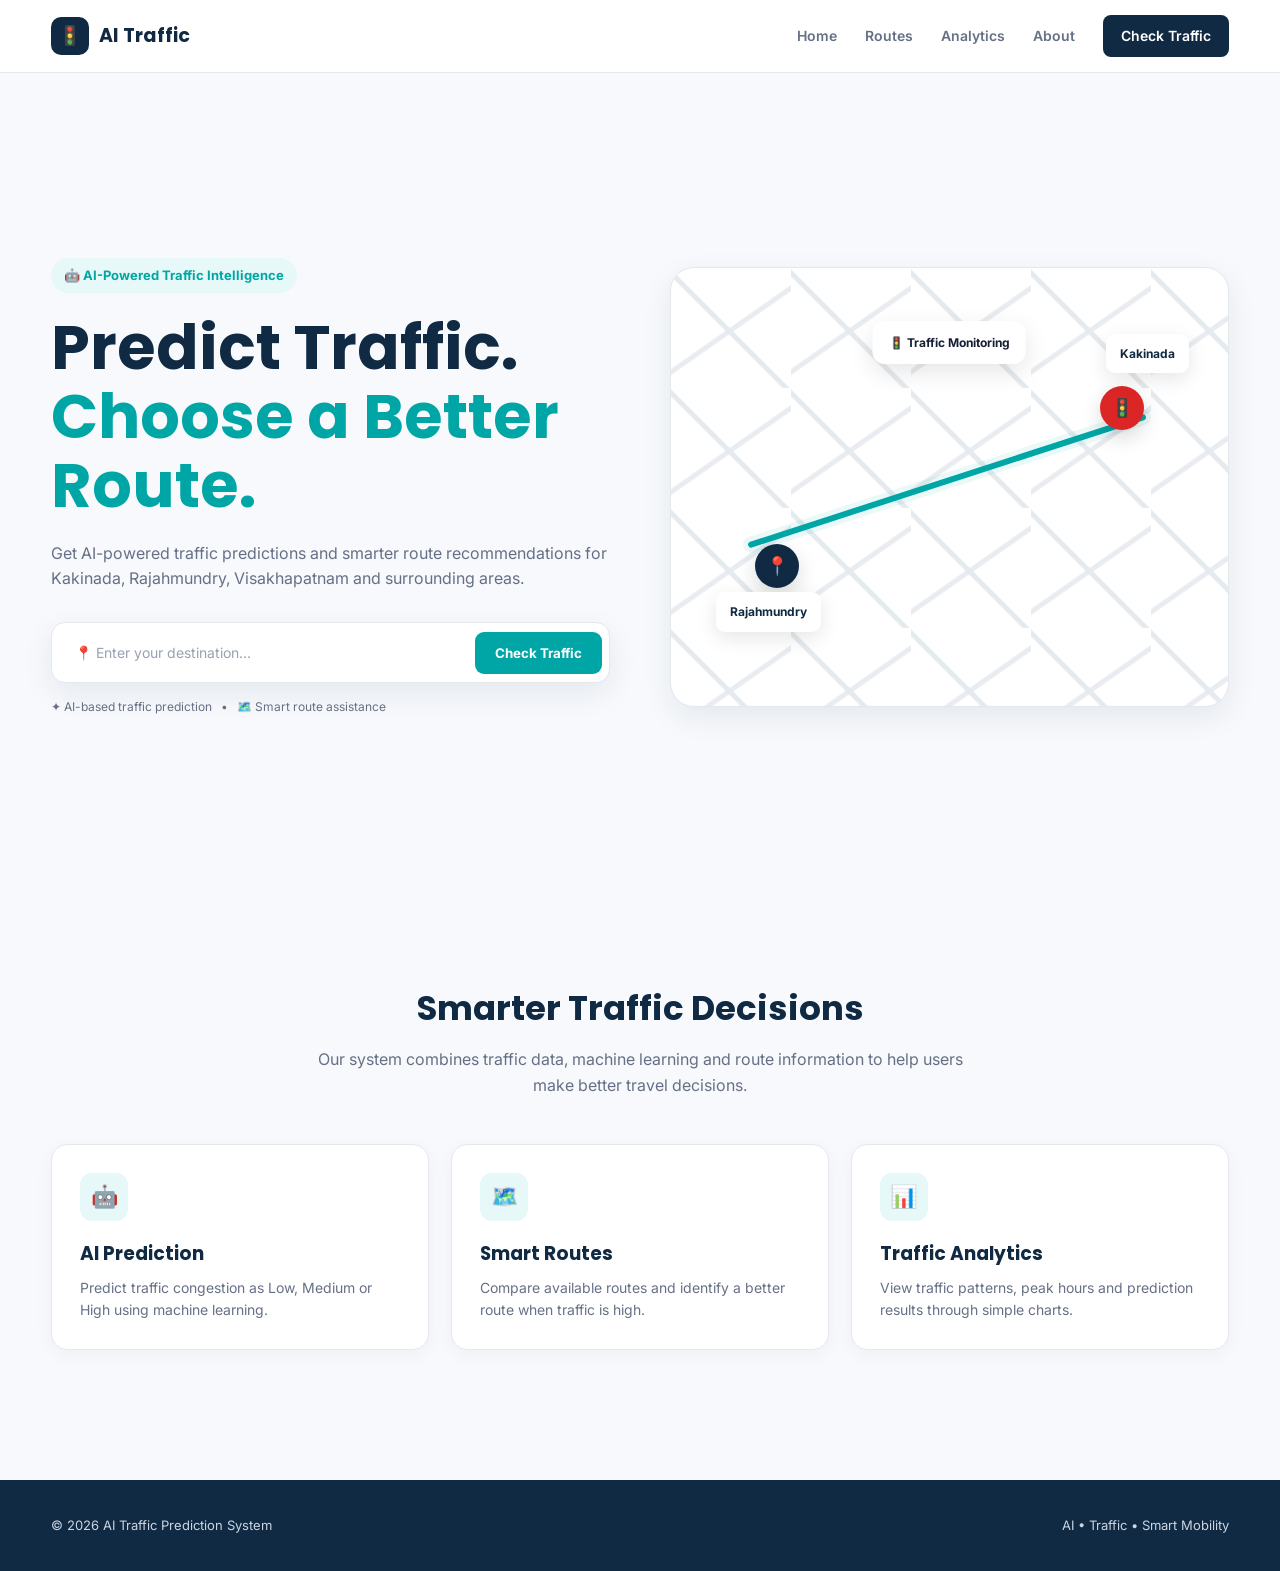
<file: index.html>
<!DOCTYPE html>
<html lang="en">
<head>
    <meta charset="UTF-8">

    <meta name="viewport"
          content="width=device-width, initial-scale=1.0">

    <meta name="description"
          content="AI Traffic Prediction System - Smart traffic prediction and route assistance">

    <title>AI Traffic Prediction System</title>

    <!-- Main CSS -->
    <link rel="stylesheet" href="css/style.css">
</head>

<body>

    <!-- ================= NAVBAR ================= -->

    <header class="navbar">

        <div class="container navbar-inner">

            <a href="index.html" class="logo">
                <span class="logo-icon">🚦</span>
                AI Traffic
            </a>

            <nav class="nav-links">

                <a href="index.html">Home</a>

                

                <a href="routes.html">Routes</a>

                <a href="analytics.html">Analytics</a>

                <a href="about.html">About</a>

                <a href="traffic.html"
                   class="nav-button">
                    Check Traffic
                </a>

            </nav>

        </div>

    </header>


    <!-- ================= HERO ================= -->

    <main>

        <section class="hero">

            <div class="container hero-grid">


                <!-- LEFT CONTENT -->

                <div class="hero-content">

                    <div class="hero-tag">
                        🤖 AI-Powered Traffic Intelligence
                    </div>


                    <h1 class="hero-title">

                        Predict Traffic.
                        <br>

                        <span>Choose a Better Route.</span>

                    </h1>


                    <p class="hero-description">

                        Get AI-powered traffic predictions and
                        smarter route recommendations for
                        Kakinada, Rajahmundry, Visakhapatnam
                        and surrounding areas.

                    </p>


                    <!-- SEARCH -->

                    <div class="search-box">

                        <input
                            type="text"
                            class="search-input"
                            id="destinationInput"
                            placeholder="📍 Enter your destination..."
                        >

                        <button
                            class="primary-button"
                            onclick="checkTraffic()">

                            Check Traffic

                        </button>

                    </div>


                    <!-- Small info -->

                    <p style="
                        margin-top: 14px;
                        font-size: 12px;
                        color: #667085;
                    ">

                        ✦ AI-based traffic prediction
                        &nbsp; • &nbsp;
                        🗺️ Smart route assistance

                    </p>

                </div>



                <!-- RIGHT MAP PREVIEW -->

                <div class="map-preview">

                    <div class="map-background"></div>


                    <!-- Route -->

                    <div class="route-line"></div>


                    <!-- Start Pin -->

                    <div class="map-pin pin-start">

                        📍

                    </div>


                    <!-- Destination Pin -->

                    <div class="map-pin pin-end">

                        🚦

                    </div>


                    <!-- Labels -->

                    <div class="map-label label-start">

                        Rajahmundry

                    </div>


                    <div class="map-label label-end">

                        Kakinada

                    </div>


                    <!-- Floating traffic card -->

                    <div style="
                        position:absolute;
                        left:50%;
                        top:12%;
                        transform:translateX(-50%);
                        background:white;
                        padding:12px 16px;
                        border-radius:12px;
                        box-shadow:0 8px 25px rgba(0,0,0,0.10);
                        font-size:12px;
                        font-weight:700;
                        color:#172033;
                        white-space:nowrap;
                    ">

                        🚦 Traffic Monitoring

                    </div>

                </div>

            </div>

        </section>



        <!-- ================= FEATURES ================= -->

        <section class="section">

            <div class="container">

                <h2 class="section-title">

                    Smarter Traffic Decisions

                </h2>


                <p class="section-description">

                    Our system combines traffic data,
                    machine learning and route information
                    to help users make better travel decisions.

                </p>


                <div class="features">


                    <!-- Feature 1 -->

                    <div class="feature-card">

                        <div class="feature-icon">

                            🤖

                        </div>

                        <h3>

                            AI Prediction

                        </h3>

                        <p>

                            Predict traffic congestion as
                            Low, Medium or High using
                            machine learning.

                        </p>

                    </div>


                    <!-- Feature 2 -->

                    <div class="feature-card">

                        <div class="feature-icon">

                            🗺️

                        </div>

                        <h3>

                            Smart Routes

                        </h3>

                        <p>

                            Compare available routes and
                            identify a better route when
                            traffic is high.

                        </p>

                    </div>


                    <!-- Feature 3 -->

                    <div class="feature-card">

                        <div class="feature-icon">

                            📊

                        </div>

                        <h3>

                            Traffic Analytics

                        </h3>

                        <p>

                            View traffic patterns, peak
                            hours and prediction results
                            through simple charts.

                        </p>

                    </div>


                </div>

            </div>

        </section>


    </main>



    <!-- ================= FOOTER ================= -->

    <footer class="footer">

        <div class="container footer-content">

            <p>
                © 2026 AI Traffic Prediction System
            </p>

            <p>
                AI • Traffic • Smart Mobility
            </p>

        </div>

    </footer>



    <!-- JavaScript -->

    <script src="js/script.js"></script>

</body>

</html>
</file>
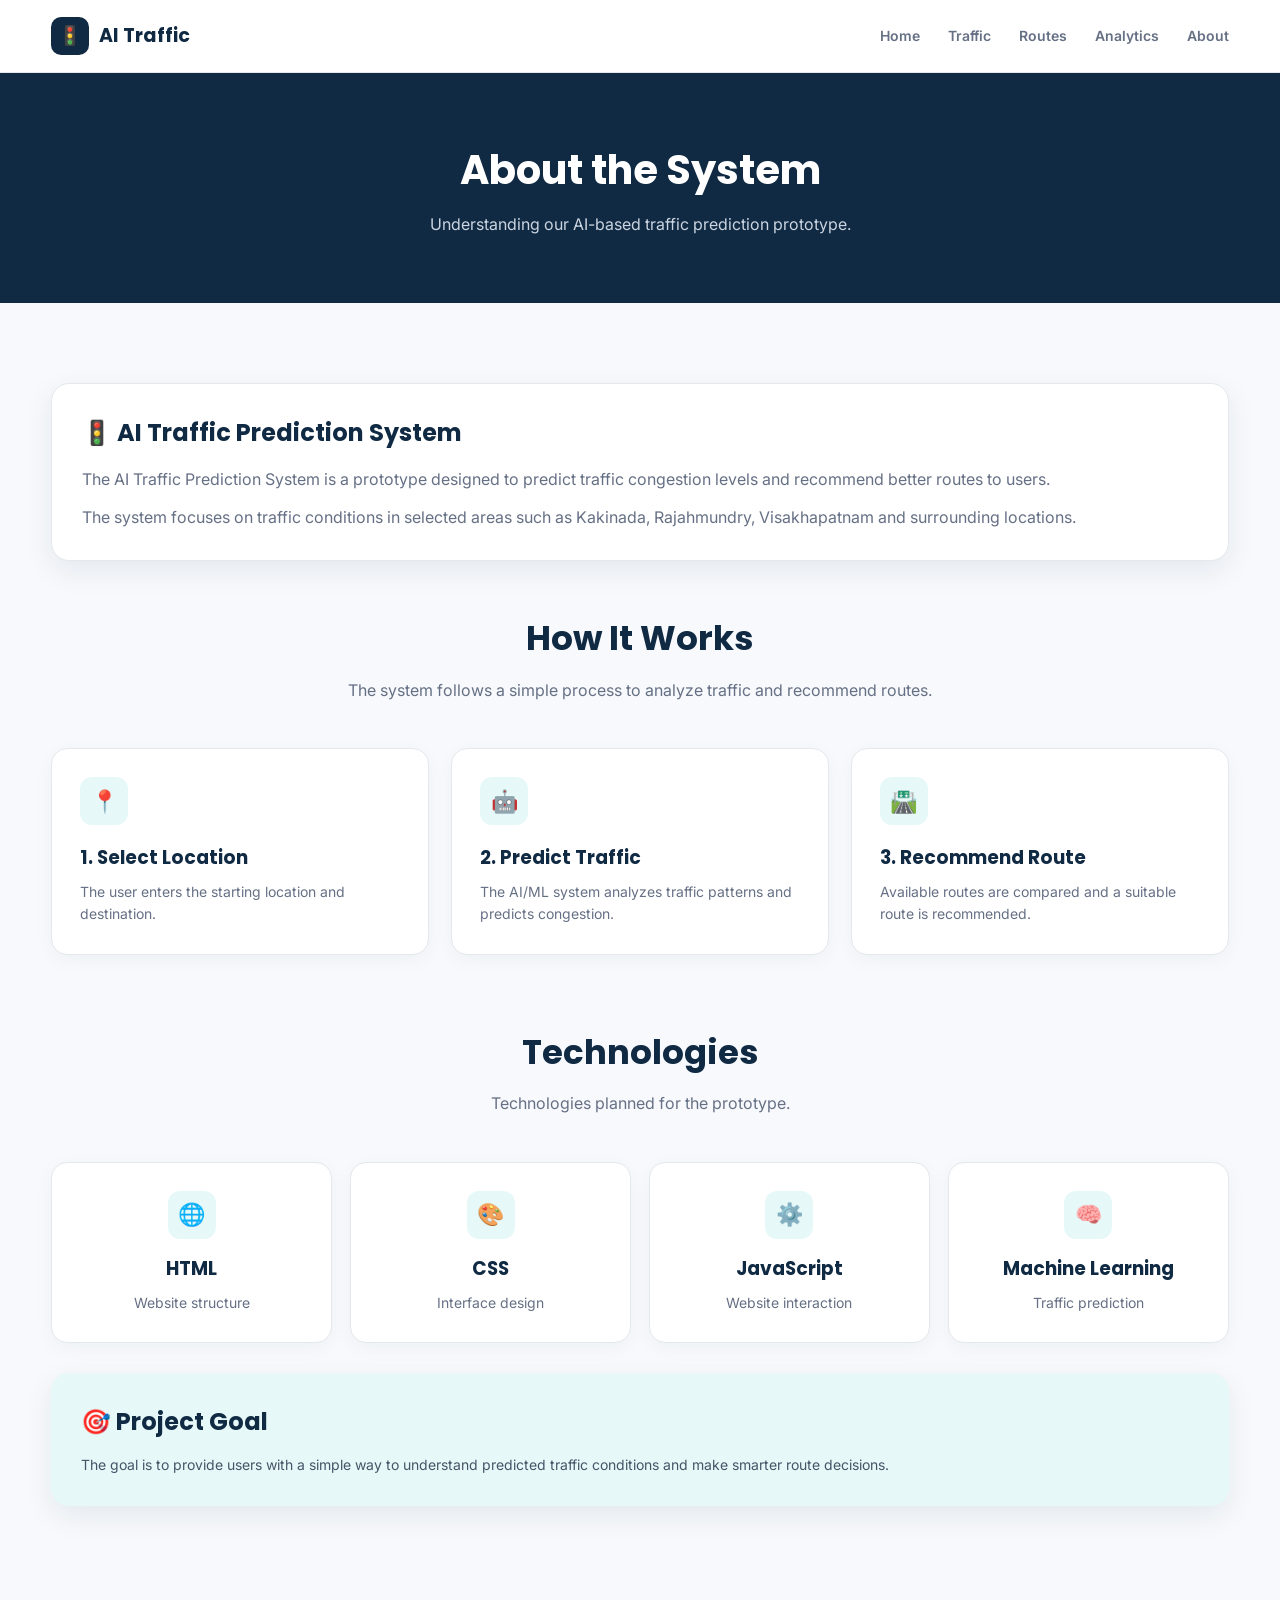
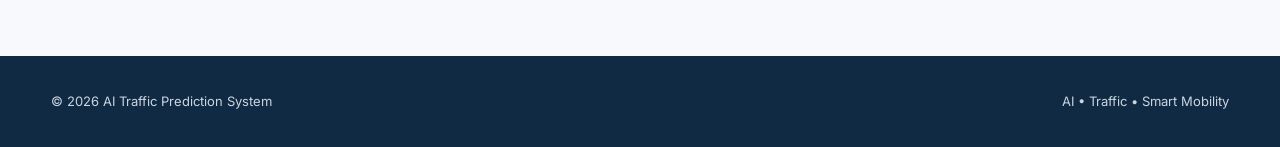
<file: about.html>
<!DOCTYPE html>
<html lang="en">

<head>
    <meta charset="UTF-8">
    <meta name="viewport" content="width=device-width, initial-scale=1.0">

    <title>About | AI Traffic Prediction System</title>

    <link rel="stylesheet" href="css/style.css">
</head>

<body>

    <!-- NAVBAR -->

    <header class="navbar">

        <div class="container navbar-inner">

            <a href="index.html" class="logo">
                <span class="logo-icon">🚦</span>
                AI Traffic
            </a>

            <nav class="nav-links">

                <a href="index.html">Home</a>
                <a href="traffic.html">Traffic</a>
                <a href="routes.html">Routes</a>
                <a href="analytics.html">Analytics</a>
                <a href="about.html">About</a>

            </nav>

        </div>

    </header>


    <!-- PAGE HEADER -->

    <section class="page-header">

        <div class="container">

            <h1>About the System</h1>

            <p>
                Understanding our AI-based traffic prediction prototype.
            </p>

        </div>

    </section>


    <!-- ABOUT -->

    <main>

        <section class="section">

            <div class="container">

                <!-- INTRO -->

                <div class="result-card">

                    <h2 style="
                        font-family:'Poppins',sans-serif;
                        color:#102a43;
                        margin-bottom:15px;
                    ">
                        🚦 AI Traffic Prediction System
                    </h2>

                    <p style="color:#667085;">

                        The AI Traffic Prediction System is a
                        prototype designed to predict traffic
                        congestion levels and recommend better
                        routes to users.

                    </p>

                    <p style="
                        color:#667085;
                        margin-top:12px;
                    ">

                        The system focuses on traffic conditions
                        in selected areas such as Kakinada,
                        Rajahmundry, Visakhapatnam and surrounding
                        locations.

                    </p>

                </div>


                <!-- HOW IT WORKS -->

                <h2 class="section-title"
                    style="margin-top:50px;">

                    How It Works

                </h2>

                <p class="section-description">

                    The system follows a simple process to
                    analyze traffic and recommend routes.

                </p>


                <div class="features">


                    <div class="feature-card">

                        <div class="feature-icon">
                            📍
                        </div>

                        <h3>
                            1. Select Location
                        </h3>

                        <p>
                            The user enters the starting
                            location and destination.
                        </p>

                    </div>


                    <div class="feature-card">

                        <div class="feature-icon">
                            🤖
                        </div>

                        <h3>
                            2. Predict Traffic
                        </h3>

                        <p>
                            The AI/ML system analyzes traffic
                            patterns and predicts congestion.
                        </p>

                    </div>


                    <div class="feature-card">

                        <div class="feature-icon">
                            🛣️
                        </div>

                        <h3>
                            3. Recommend Route
                        </h3>

                        <p>
                            Available routes are compared
                            and a suitable route is recommended.
                        </p>

                    </div>

                </div>


                <!-- TECHNOLOGIES -->

                <h2 class="section-title"
                    style="margin-top:70px;">

                    Technologies

                </h2>

                <p class="section-description">

                    Technologies planned for the prototype.

                </p>


                <div style="
                    display:grid;
                    grid-template-columns:repeat(4,1fr);
                    gap:18px;
                ">


                    <div class="feature-card"
                         style="text-align:center;">

                        <div class="feature-icon"
                             style="margin:0 auto 15px;">
                            🌐
                        </div>

                        <h3>
                            HTML
                        </h3>

                        <p>
                            Website structure
                        </p>

                    </div>


                    <div class="feature-card"
                         style="text-align:center;">

                        <div class="feature-icon"
                             style="margin:0 auto 15px;">
                            🎨
                        </div>

                        <h3>
                            CSS
                        </h3>

                        <p>
                            Interface design
                        </p>

                    </div>


                    <div class="feature-card"
                         style="text-align:center;">

                        <div class="feature-icon"
                             style="margin:0 auto 15px;">
                            ⚙️
                        </div>

                        <h3>
                            JavaScript
                        </h3>

                        <p>
                            Website interaction
                        </p>

                    </div>


                    <div class="feature-card"
                         style="text-align:center;">

                        <div class="feature-icon"
                             style="margin:0 auto 15px;">
                            🧠
                        </div>

                        <h3>
                            Machine Learning
                        </h3>

                        <p>
                            Traffic prediction
                        </p>

                    </div>

                </div>


                <!-- PROJECT GOAL -->

                <div class="result-card"
                     style="
                     margin-top:30px;
                     background:#e6f8f8;
                     border:none;
                     ">

                    <h2 style="
                        font-family:'Poppins',sans-serif;
                        color:#102a43;
                        margin-bottom:12px;
                    ">

                        🎯 Project Goal

                    </h2>

                    <p style="
                        color:#475467;
                        font-size:14px;
                    ">

                        The goal is to provide users with a
                        simple way to understand predicted
                        traffic conditions and make smarter
                        route decisions.

                    </p>

                </div>

            </div>

        </section>

    </main>


    <!-- FOOTER -->

    <footer class="footer">

        <div class="container footer-content">

            <p>
                © 2026 AI Traffic Prediction System
            </p>

            <p>
                AI • Traffic • Smart Mobility
            </p>

        </div>

    </footer>

</body>

</html>
</file>
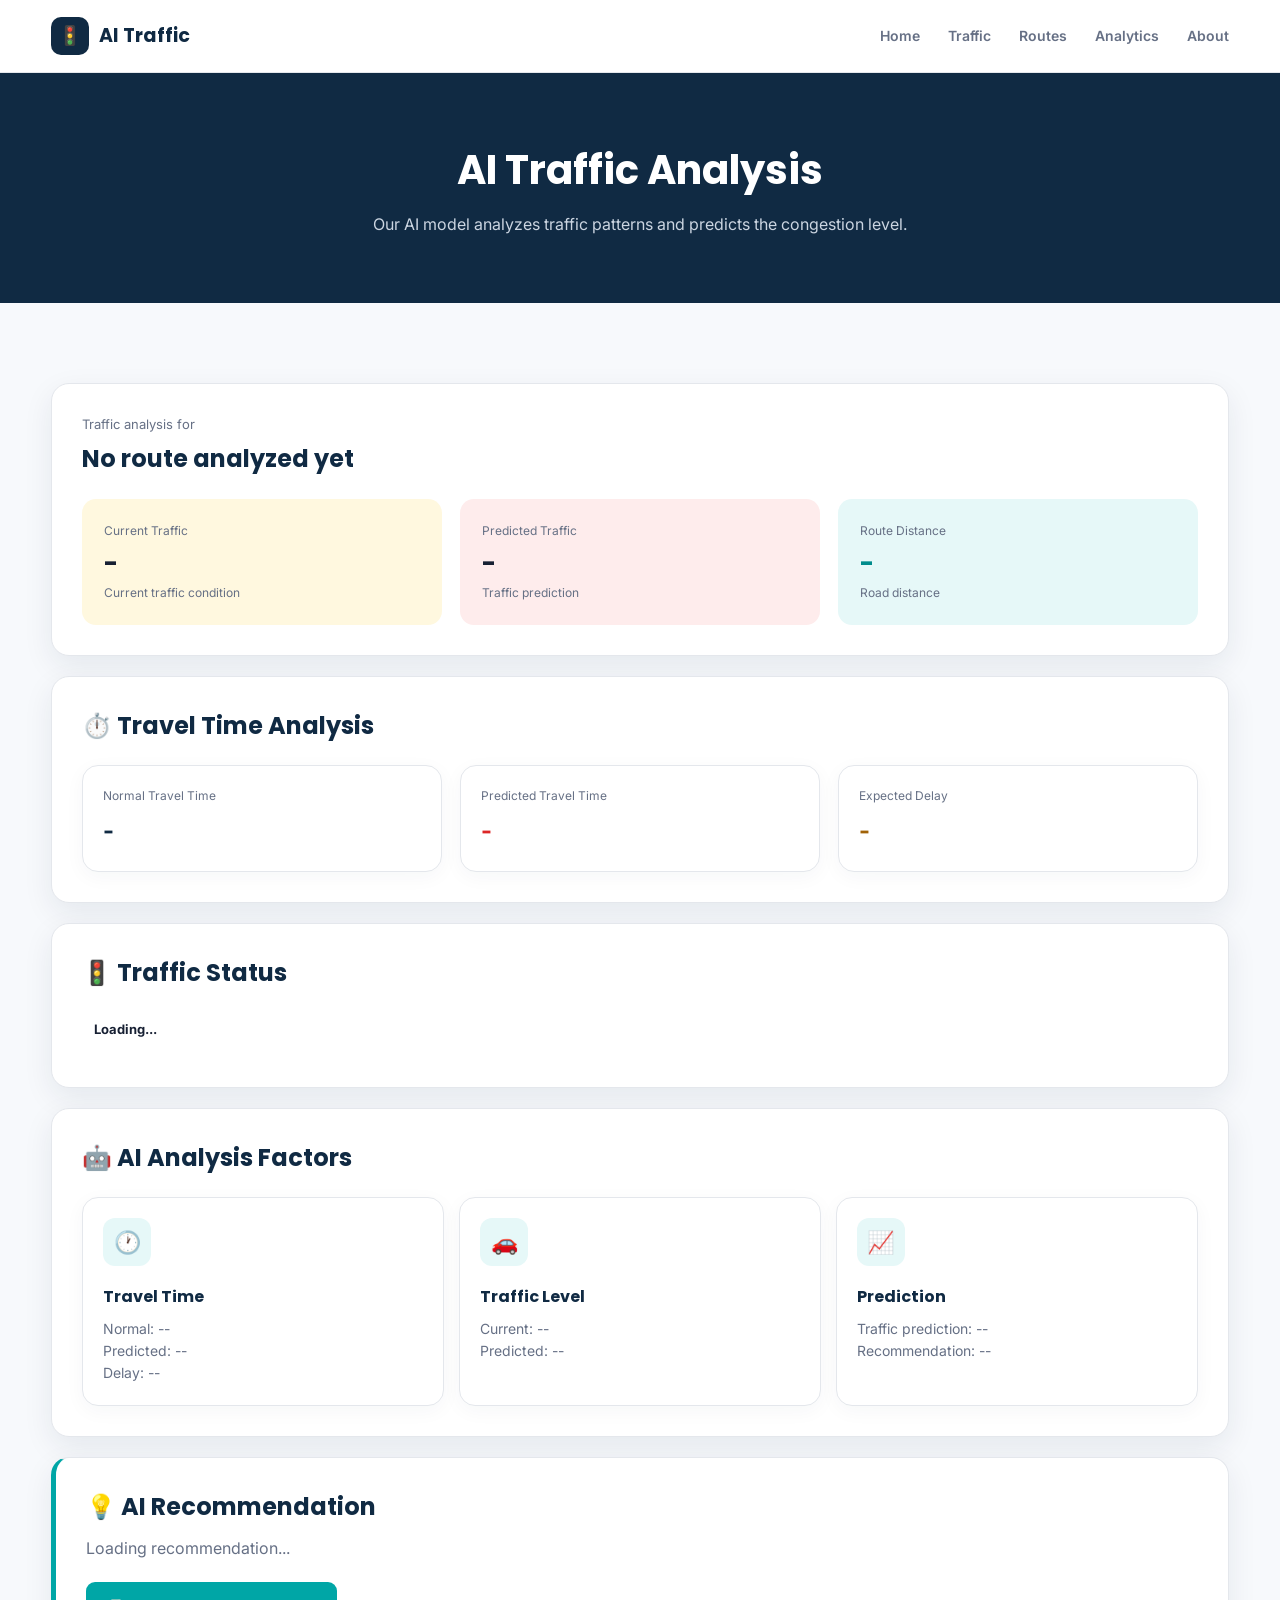
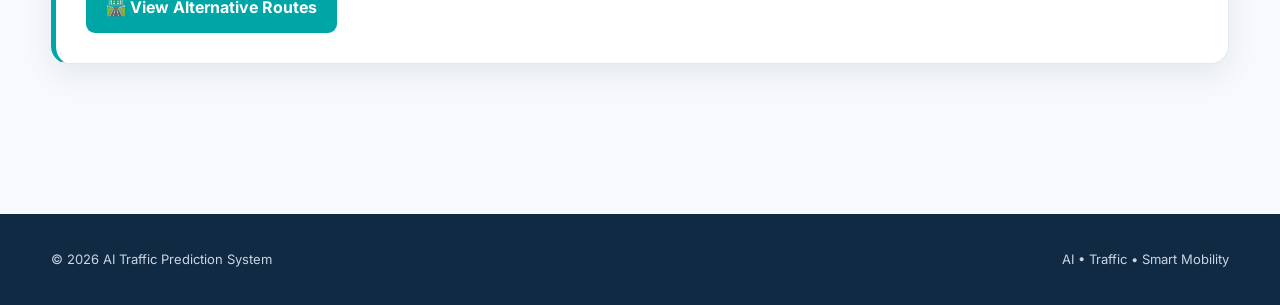
<file: analytics.html>
<!DOCTYPE html>
<html lang="en">

<head>

    <meta charset="UTF-8">

    <meta name="viewport"
          content="width=device-width, initial-scale=1.0">

    <title>Traffic Analysis | AI Traffic Prediction System</title>

    <link rel="stylesheet"
          href="css/style.css">

</head>


<body>


<!-- =========================================
     NAVBAR
========================================= -->

<header class="navbar">

    <div class="container navbar-inner">

        <a href="index.html"
           class="logo">

            <span class="logo-icon">🚦</span>
            AI Traffic

        </a>


        <nav class="nav-links">

            <a href="index.html">Home</a>

            <a href="traffic.html">Traffic</a>

            <a href="routes.html">Routes</a>

            <a href="analytics.html">Analytics</a>

            <a href="about.html">About</a>

        </nav>

    </div>

</header>



<!-- =========================================
     PAGE HEADER
========================================= -->

<section class="page-header">

    <div class="container">

        <h1>
            AI Traffic Analysis
        </h1>

        <p>
            Our AI model analyzes traffic patterns
            and predicts the congestion level.
        </p>

    </div>

</section>



<!-- =========================================
     ANALYSIS
========================================= -->

<main>

<section class="section">

<div class="container">


<!-- =========================================
     JOURNEY SUMMARY
========================================= -->

<div class="result-card">

    <p style="
        color:#667085;
        font-size:13px;
        margin-bottom:6px;
    ">
        Traffic analysis for
    </p>


    <h2 id="routeTitle"
        style="
        font-family:'Poppins',sans-serif;
        color:#102a43;
        margin-bottom:20px;
    ">

        Loading route...

    </h2>


    <div style="
        display:grid;
        grid-template-columns:repeat(3,1fr);
        gap:18px;
    ">


        <!-- CURRENT TRAFFIC -->

        <div style="
            background:#fff8df;
            padding:22px;
            border-radius:14px;
        ">

            <p style="
                font-size:12px;
                color:#667085;
            ">
                Current Traffic
            </p>


            <h2 id="currentTrafficAnalytics"
                style="
                font-family:'Poppins',sans-serif;
                margin-top:5px;
            ">
                -
            </h2>


            <p style="
                font-size:12px;
                color:#667085;
            ">
                Current traffic condition
            </p>

        </div>



        <!-- PREDICTED TRAFFIC -->

        <div style="
            background:#feecec;
            padding:22px;
            border-radius:14px;
        ">

            <p style="
                font-size:12px;
                color:#667085;
            ">
                Predicted Traffic
            </p>


            <h2 id="predictedTrafficAnalytics"
                style="
                font-family:'Poppins',sans-serif;
                margin-top:5px;
            ">
                -
            </h2>


            <p id="trafficDescription"
               style="
               font-size:12px;
               color:#667085;
            ">
                Traffic prediction
            </p>

        </div>



        <!-- DISTANCE -->

        <div style="
            background:#e6f8f8;
            padding:22px;
            border-radius:14px;
        ">

            <p style="
                font-size:12px;
                color:#667085;
            ">
                Route Distance
            </p>


            <h2 id="analyticsDistance"
                style="
                color:#008c8c;
                font-family:'Poppins',sans-serif;
                margin-top:5px;
            ">
                -
            </h2>


            <p style="
                font-size:12px;
                color:#667085;
            ">
                Road distance
            </p>

        </div>


    </div>

</div>



<!-- =========================================
     TRAVEL TIME
========================================= -->

<div class="result-card">

    <h2 style="
        font-family:'Poppins',sans-serif;
        color:#102a43;
        margin-bottom:20px;
    ">
        ⏱️ Travel Time Analysis
    </h2>


    <div style="
        display:grid;
        grid-template-columns:repeat(3,1fr);
        gap:18px;
    ">


        <div class="feature-card"
             style="padding:20px;">

            <p style="
                font-size:12px;
                color:#667085;
            ">
                Normal Travel Time
            </p>


            <h2 id="normalTravelTime"
                style="
                color:#102a43;
                margin-top:7px;
            ">
                -
            </h2>

        </div>



        <div class="feature-card"
             style="padding:20px;">

            <p style="
                font-size:12px;
                color:#667085;
            ">
                Predicted Travel Time
            </p>


            <h2 id="predictedTravelTime"
                style="
                color:#dc2626;
                margin-top:7px;
            ">
                -
            </h2>

        </div>



        <div class="feature-card"
             style="padding:20px;">

            <p style="
                font-size:12px;
                color:#667085;
            ">
                Expected Delay
            </p>


            <h2 id="expectedDelay"
                style="
                color:#a16207;
                margin-top:7px;
            ">
                -
            </h2>

        </div>


    </div>

</div>



<!-- =========================================
     TRAFFIC STATUS
========================================= -->

<div class="result-card">

    <h2 style="
        font-family:'Poppins',sans-serif;
        color:#102a43;
        margin-bottom:20px;
    ">
        🚦 Traffic Status
    </h2>


    <div style="
        display:flex;
        justify-content:space-between;
        align-items:center;
        flex-wrap:wrap;
        gap:15px;
    ">


        <div>

            <span id="analyticsTrafficStatus"
                  class="traffic-status">

                Loading...

            </span>


            <p id="analyticsStatusText"
               style="
               margin-top:10px;
               color:#667085;
               font-size:13px;
            ">
            </p>

        </div>


    </div>

</div>



<!-- =========================================
     AI ANALYSIS FACTORS
========================================= -->

<div class="result-card">

    <h2 style="
        font-family:'Poppins',sans-serif;
        color:#102a43;
        margin-bottom:20px;
    ">
        🤖 AI Analysis Factors
    </h2>


    <div style="
        display:grid;
        grid-template-columns:repeat(3,1fr);
        gap:15px;
    ">


        <!-- TRAVEL TIME FACTOR -->

        <div class="feature-card"
             style="padding:20px;">

            <div class="feature-icon">
                🕐
            </div>


            <h3 style="font-size:16px;">
                Travel Time
            </h3>


            <p id="travelTimeFactor">

                Normal: --<br>
                Predicted: --<br>
                Delay: --

            </p>

        </div>



        <!-- TRAFFIC LEVEL FACTOR -->

        <div class="feature-card"
             style="padding:20px;">

            <div class="feature-icon">
                🚗
            </div>


            <h3 style="font-size:16px;">
                Traffic Level
            </h3>


            <p id="trafficFactorText">

                Current: --<br>
                Predicted: --

            </p>

        </div>



        <!-- PREDICTION FACTOR -->

        <div class="feature-card"
             style="padding:20px;">

            <div class="feature-icon">
                📈
            </div>


            <h3 style="font-size:16px;">
                Prediction
            </h3>


            <p id="predictionFactor">

                Traffic prediction: --<br>
                Recommendation: --

            </p>

        </div>


    </div>

</div>



<!-- =========================================
     AI RECOMMENDATION
========================================= -->

<div class="result-card"
     style="
     border-left:5px solid #00a6a6;
     ">


    <h2 style="
        font-family:'Poppins',sans-serif;
        color:#102a43;
        margin-bottom:10px;
    ">
        💡 AI Recommendation
    </h2>


    <p id="analyticsRecommendation"
       style="
       color:#667085;
       margin-bottom:20px;
    ">

        Loading recommendation...

    </p>


    <a href="routes.html"
       class="primary-button"
       style="
       display:inline-block;
       text-decoration:none;
       ">

        🛣️ View Alternative Routes

    </a>


</div>


</div>

</section>

</main>



<!-- =========================================
     FOOTER
========================================= -->

<footer class="footer">

    <div class="container footer-content">

        <p>
            © 2026 AI Traffic Prediction System
        </p>


        <p>
            AI • Traffic • Smart Mobility
        </p>

    </div>

</footer>



<!-- =========================================
     ANALYTICS SCRIPT
========================================= -->

<script>


/* =========================================
   LOAD SELECTED ROUTE
========================================= */

const savedRoute =
    localStorage.getItem(
        "selectedTrafficRoute"
    );


if (savedRoute) {


    const route =
        JSON.parse(savedRoute);



    /* =====================================
       ROUTE TITLE
    ===================================== */

    document.getElementById(
        "routeTitle"
    ).textContent =
        route.from +
        " → " +
        route.to;



    /* =====================================
       CURRENT TRAFFIC
    ===================================== */

    const currentTraffic =
        document.getElementById(
            "currentTrafficAnalytics"
        );


    if (currentTraffic) {

        currentTraffic.textContent =
            "🟡 Medium";

    }



    /* =====================================
       PREDICTED TRAFFIC
    ===================================== */

    const predictedTraffic =
        document.getElementById(
            "predictedTrafficAnalytics"
        );


    if (predictedTraffic) {


        predictedTraffic.textContent =
            route.traffic.toUpperCase();


        predictedTraffic.style.color =

            route.traffic === "High"
                ? "#dc2626"

                : route.traffic === "Medium"
                    ? "#a16207"

                    : "#16a34a";

    }



    /* =====================================
       TRAFFIC DESCRIPTION
    ===================================== */

    const description =
        document.getElementById(
            "trafficDescription"
        );


    if (description) {


        description.textContent =

            route.traffic === "High"

                ? "Heavy congestion expected"

                : route.traffic === "Medium"

                    ? "Moderate congestion expected"

                    : "Low congestion expected";

    }



    /* =====================================
       DISTANCE
    ===================================== */

    const distanceElement =
        document.getElementById(
            "analyticsDistance"
        );


    if (distanceElement) {

        distanceElement.textContent =
            Number(route.distance).toFixed(1) +
            " km";

    }



    /* =====================================
       TIME VALUES
    ===================================== */

    const normalMinutes =
        Number(route.normalTime);


    const predictedMinutes =
        Number(route.predictedTime);



    /* =====================================
       FORMAT TIME
    ===================================== */

    function formatTime(minutes) {


        if (!Number.isFinite(minutes)) {

            return "--";

        }


        const hours =
            Math.floor(minutes / 60);


        const mins =
            Math.round(minutes % 60);


        if (hours > 0) {

            return (
                hours +
                "h " +
                mins +
                "m"
            );

        }


        return mins + " min";

    }



    /* =====================================
       NORMAL TRAVEL TIME
    ===================================== */

    const normalTimeElement =
        document.getElementById(
            "normalTravelTime"
        );


    if (normalTimeElement) {

        normalTimeElement.textContent =
            formatTime(normalMinutes);

    }



    /* =====================================
       PREDICTED TRAVEL TIME
    ===================================== */

    const predictedTimeElement =
        document.getElementById(
            "predictedTravelTime"
        );


    if (predictedTimeElement) {

        predictedTimeElement.textContent =
            formatTime(predictedMinutes);

    }



    /* =====================================
       EXPECTED DELAY
    ===================================== */

    const delay =
        Math.max(
            0,
            Math.round(
                predictedMinutes -
                normalMinutes
            )
        );


    const delayElement =
        document.getElementById(
            "expectedDelay"
        );


    if (delayElement) {

        delayElement.textContent =
            "+" +
            delay +
            " min";

    }



    /* =====================================
       TRAFFIC STATUS
    ===================================== */

    const status =
        document.getElementById(
            "analyticsTrafficStatus"
        );


    const statusText =
        document.getElementById(
            "analyticsStatusText"
        );


    if (route.traffic === "High") {


        status.textContent =
            "🔴 High Traffic";


        status.className =
            "traffic-status traffic-high";


        statusText.textContent =
            "Heavy traffic is predicted on this route.";

    }


    else if (
        route.traffic === "Medium"
    ) {


        status.textContent =
            "🟡 Medium Traffic";


        status.className =
            "traffic-status traffic-medium";


        statusText.textContent =
            "Moderate traffic is expected on this route.";

    }


    else {


        status.textContent =
            "🟢 Low Traffic";


        status.className =
            "traffic-status traffic-low";


        statusText.textContent =
            "Traffic conditions are expected to be relatively clear.";

    }



    /* =====================================
       AI FACTOR — TRAVEL TIME
    ===================================== */

    const travelTimeFactor =
        document.getElementById(
            "travelTimeFactor"
        );


    if (travelTimeFactor) {


        travelTimeFactor.innerHTML =

            "Normal: " +
            formatTime(normalMinutes) +

            "<br>" +

            "Predicted: " +
            formatTime(predictedMinutes) +

            "<br>" +

            "Delay: +" +
            delay +
            " min";

    }



    /* =====================================
       AI FACTOR — TRAFFIC LEVEL
    ===================================== */

    const trafficFactor =
        document.getElementById(
            "trafficFactorText"
        );


    if (trafficFactor) {


        const currentLevel =
            route.traffic === "Low"
                ? "🟢 Low"
                : route.traffic === "Medium"
                    ? "🟡 Medium"
                    : "🟡 Medium";


        const predictedLevel =
            route.traffic === "High"
                ? "🔴 High"
                : route.traffic === "Medium"
                    ? "🟡 Medium"
                    : "🟢 Low";


        trafficFactor.innerHTML =

            "Current: " +
            currentLevel +

            "<br>" +

            "Predicted: " +
            predictedLevel;

    }



    /* =====================================
       AI FACTOR — PREDICTION
    ===================================== */

    const predictionFactor =
        document.getElementById(
            "predictionFactor"
        );


    if (predictionFactor) {


        let recommendationText;


        if (route.traffic === "High") {

            recommendationText =
                "Alternative route";

        }

        else if (
            route.traffic === "Medium"
        ) {

            recommendationText =
                "Drive with caution";

        }

        else {

            recommendationText =
                "Selected route";

        }


        predictionFactor.innerHTML =

            "Traffic prediction: " +
            route.traffic +

            "<br>" +

            "Recommendation: " +
            recommendationText;

    }



    /* =====================================
       AI RECOMMENDATION
    ===================================== */

    const recommendation =
        document.getElementById(
            "analyticsRecommendation"
        );


    if (recommendation) {


        if (
            route.traffic === "High" &&
            route.alternativeAvailable
        ) {


            recommendation.textContent =

                "High traffic is predicted on " +
                route.from +
                " → " +
                route.to +
                ". An alternative route is available and should be considered.";

        }


        else if (
            route.traffic === "High"
        ) {


            recommendation.textContent =

                "High traffic is predicted on this route. Consider checking alternative routes.";

        }


        else if (
            route.traffic === "Medium"
        ) {


            recommendation.textContent =

                "Moderate traffic is expected. The selected route can be used, but some delay may occur.";

        }


        else {


            recommendation.textContent =

                "Low traffic is predicted. The selected route is currently recommended.";

        }

    }


}


else {


    document.getElementById(
        "routeTitle"
    ).textContent =
        "No route analyzed yet";


}


</script>


</body>

</html>
</file>
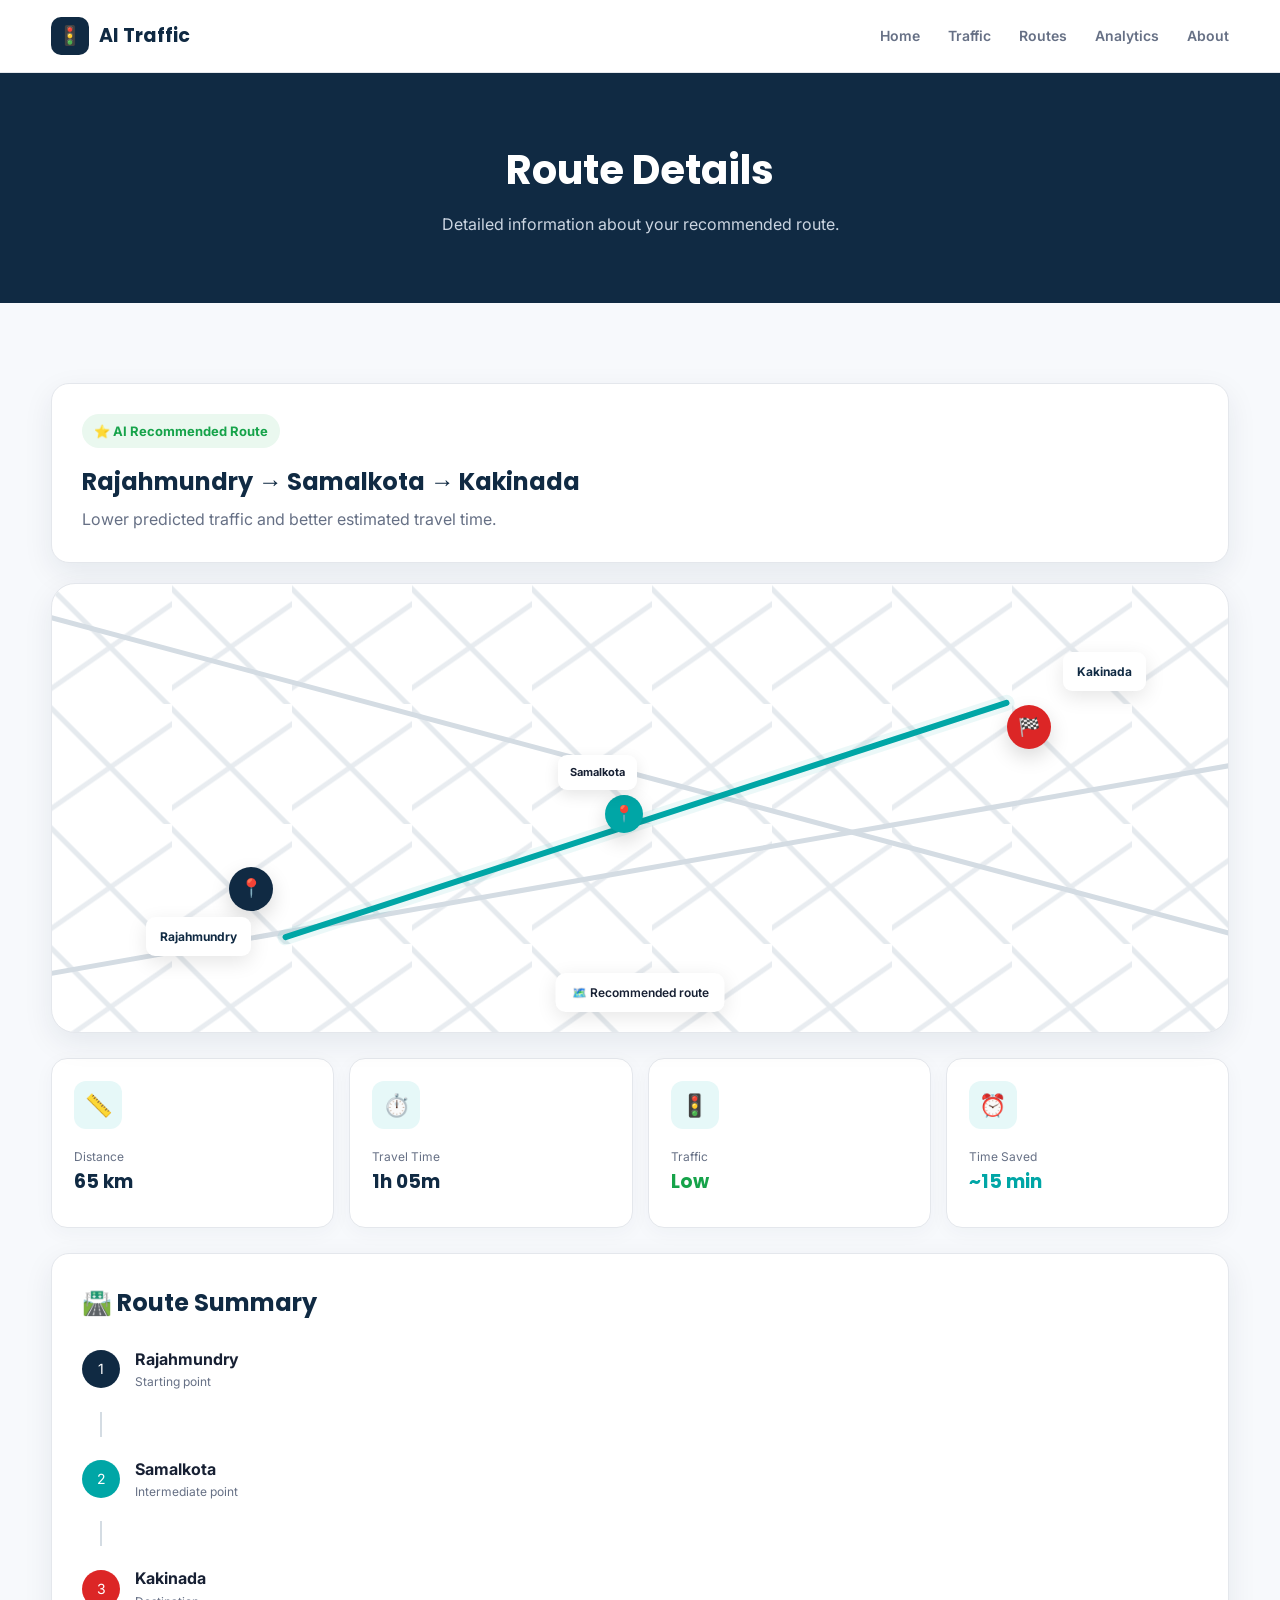
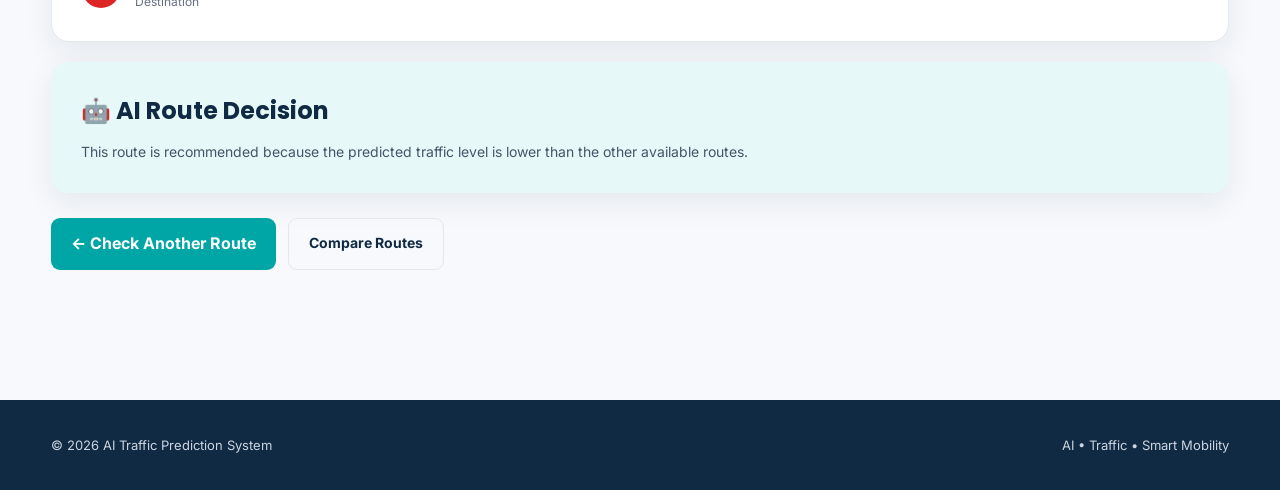
<file: route-details.html>
<!DOCTYPE html>
<html lang="en">

<head>
    <meta charset="UTF-8">
    <meta name="viewport" content="width=device-width, initial-scale=1.0">

    <title>Route Details | AI Traffic Prediction System</title>

    <link rel="stylesheet" href="css/style.css">
</head>

<body>

    <!-- NAVBAR -->

    <header class="navbar">

        <div class="container navbar-inner">

            <a href="index.html" class="logo">
                <span class="logo-icon">🚦</span>
                AI Traffic
            </a>

            <nav class="nav-links">

                <a href="index.html">Home</a>
                <a href="traffic.html">Traffic</a>
                <a href="routes.html">Routes</a>
                <a href="analytics.html">Analytics</a>
                <a href="about.html">About</a>

            </nav>

        </div>

    </header>


    <!-- PAGE HEADER -->

    <section class="page-header">

        <div class="container">

            <h1>Route Details</h1>

            <p>
                Detailed information about your recommended route.
            </p>

        </div>

    </section>


    <!-- MAIN -->

    <main>

        <section class="section">

            <div class="container">


                <!-- ROUTE TITLE -->

                <div class="result-card">

                    <span class="traffic-status traffic-low">
                        ⭐ AI Recommended Route
                    </span>

                    <h2 style="
                        font-family:'Poppins',sans-serif;
                        color:#102a43;
                        margin-top:15px;
                    ">
                        Rajahmundry → Samalkota → Kakinada
                    </h2>

                    <p style="
                        color:#667085;
                        margin-top:5px;
                    ">
                        Lower predicted traffic and better
                        estimated travel time.
                    </p>

                </div>


                <!-- MAP -->

                <div class="map-preview"
                     style="
                     height:450px;
                     margin-bottom:25px;
                     ">

                    <div class="map-background"></div>


                    <!-- Roads -->

                    <div style="
                        position:absolute;
                        width:120%;
                        height:5px;
                        background:#d4dce3;
                        top:42%;
                        left:-10%;
                        transform:rotate(15deg);
                    "></div>

                    <div style="
                        position:absolute;
                        width:120%;
                        height:5px;
                        background:#d4dce3;
                        top:63%;
                        left:-10%;
                        transform:rotate(-10deg);
                    "></div>


                    <!-- Recommended route -->

                    <div class="route-line"
                         style="
                         width:65%;
                         left:18%;
                         top:52%;
                         "></div>


                    <!-- Start -->

                    <div class="map-pin pin-start">
                        📍
                    </div>


                    <!-- Middle -->

                    <div style="
                        position:absolute;
                        left:47%;
                        top:47%;
                        width:38px;
                        height:38px;
                        border-radius:50%;
                        background:#00a6a6;
                        color:white;
                        display:flex;
                        align-items:center;
                        justify-content:center;
                        box-shadow:0 8px 20px rgba(0,0,0,0.15);
                    ">
                        📍
                    </div>


                    <!-- Destination -->

                    <div class="map-pin pin-end">
                        🏁
                    </div>


                    <!-- Labels -->

                    <div class="map-label label-start">
                        Rajahmundry
                    </div>

                    <div style="
                        position:absolute;
                        left:43%;
                        top:38%;
                        background:white;
                        padding:9px 12px;
                        border-radius:9px;
                        box-shadow:0 5px 15px rgba(0,0,0,0.1);
                        font-size:11px;
                        font-weight:700;
                    ">
                        Samalkota
                    </div>

                    <div class="map-label label-end">
                        Kakinada
                    </div>


                    <!-- Map label -->

                    <div style="
                        position:absolute;
                        bottom:20px;
                        left:50%;
                        transform:translateX(-50%);
                        background:white;
                        padding:10px 16px;
                        border-radius:10px;
                        box-shadow:0 5px 20px rgba(0,0,0,0.1);
                        font-size:12px;
                        font-weight:600;
                    ">
                        🗺️ Recommended route
                    </div>

                </div>


                <!-- ROUTE INFORMATION -->

                <div style="
                    display:grid;
                    grid-template-columns:repeat(4,1fr);
                    gap:15px;
                    margin-bottom:25px;
                ">


                    <div class="feature-card"
                         style="padding:22px;">

                        <div class="feature-icon">
                            📏
                        </div>

                        <p style="
                            color:#667085;
                            font-size:12px;
                        ">
                            Distance
                        </p>

                        <h3>
                            65 km
                        </h3>

                    </div>


                    <div class="feature-card"
                         style="padding:22px;">

                        <div class="feature-icon">
                            ⏱️
                        </div>

                        <p style="
                            color:#667085;
                            font-size:12px;
                        ">
                            Travel Time
                        </p>

                        <h3>
                            1h 05m
                        </h3>

                    </div>


                    <div class="feature-card"
                         style="padding:22px;">

                        <div class="feature-icon">
                            🚦
                        </div>

                        <p style="
                            color:#667085;
                            font-size:12px;
                        ">
                            Traffic
                        </p>

                        <h3 style="color:#16a34a;">
                            Low
                        </h3>

                    </div>


                    <div class="feature-card"
                         style="padding:22px;">

                        <div class="feature-icon">
                            ⏰
                        </div>

                        <p style="
                            color:#667085;
                            font-size:12px;
                        ">
                            Time Saved
                        </p>

                        <h3 style="color:#00a6a6;">
                            ~15 min
                        </h3>

                    </div>

                </div>


                <!-- ROUTE STEPS -->

                <div class="result-card">

                    <h2 style="
                        font-family:'Poppins',sans-serif;
                        color:#102a43;
                        margin-bottom:25px;
                    ">
                        🛣️ Route Summary
                    </h2>


                    <div style="
                        display:flex;
                        flex-direction:column;
                        gap:20px;
                    ">


                        <div style="
                            display:flex;
                            gap:15px;
                            align-items:center;
                        ">

                            <div style="
                                width:38px;
                                height:38px;
                                border-radius:50%;
                                background:#102a43;
                                color:white;
                                display:flex;
                                align-items:center;
                                justify-content:center;
                                font-size:14px;
                            ">
                                1
                            </div>

                            <div>
                                <strong>
                                    Rajahmundry
                                </strong>

                                <p style="
                                    color:#667085;
                                    font-size:12px;
                                ">
                                    Starting point
                                </p>
                            </div>

                        </div>


                        <div style="
                            width:2px;
                            height:25px;
                            background:#d4dce3;
                            margin-left:18px;
                        "></div>


                        <div style="
                            display:flex;
                            gap:15px;
                            align-items:center;
                        ">

                            <div style="
                                width:38px;
                                height:38px;
                                border-radius:50%;
                                background:#00a6a6;
                                color:white;
                                display:flex;
                                align-items:center;
                                justify-content:center;
                                font-size:14px;
                            ">
                                2
                            </div>

                            <div>
                                <strong>
                                    Samalkota
                                </strong>

                                <p style="
                                    color:#667085;
                                    font-size:12px;
                                ">
                                    Intermediate point
                                </p>
                            </div>

                        </div>


                        <div style="
                            width:2px;
                            height:25px;
                            background:#d4dce3;
                            margin-left:18px;
                        "></div>


                        <div style="
                            display:flex;
                            gap:15px;
                            align-items:center;
                        ">

                            <div style="
                                width:38px;
                                height:38px;
                                border-radius:50%;
                                background:#dc2626;
                                color:white;
                                display:flex;
                                align-items:center;
                                justify-content:center;
                                font-size:14px;
                            ">
                                3
                            </div>

                            <div>
                                <strong>
                                    Kakinada
                                </strong>

                                <p style="
                                    color:#667085;
                                    font-size:12px;
                                ">
                                    Destination
                                </p>
                            </div>

                        </div>

                    </div>

                </div>


                <!-- AI EXPLANATION -->

                <div class="result-card"
                     style="
                     background:#e6f8f8;
                     border:none;
                     ">

                    <h2 style="
                        font-family:'Poppins',sans-serif;
                        color:#102a43;
                        margin-bottom:10px;
                    ">
                        🤖 AI Route Decision
                    </h2>

                    <p style="
                        color:#475467;
                        font-size:14px;
                    ">
                        This route is recommended because the
                        predicted traffic level is lower than
                        the other available routes.
                    </p>

                </div>


                <!-- BUTTONS -->

                <div style="
                    display:flex;
                    gap:12px;
                    flex-wrap:wrap;
                    margin-top:25px;
                ">

                    <a href="traffic.html"
                       class="primary-button"
                       style="
                       text-decoration:none;
                       ">
                        ← Check Another Route
                    </a>

                    <a href="routes.html"
                       style="
                       text-decoration:none;
                       padding:13px 20px;
                       border:1px solid #e4e7ec;
                       border-radius:9px;
                       color:#102a43;
                       font-weight:700;
                       font-size:14px;
                       ">
                        Compare Routes
                    </a>

                </div>

            </div>

        </section>

    </main>


    <!-- FOOTER -->

    <footer class="footer">

        <div class="container footer-content">

            <p>
                © 2026 AI Traffic Prediction System
            </p>

            <p>
                AI • Traffic • Smart Mobility
            </p>

        </div>

    </footer>

</body>

</html>
</file>
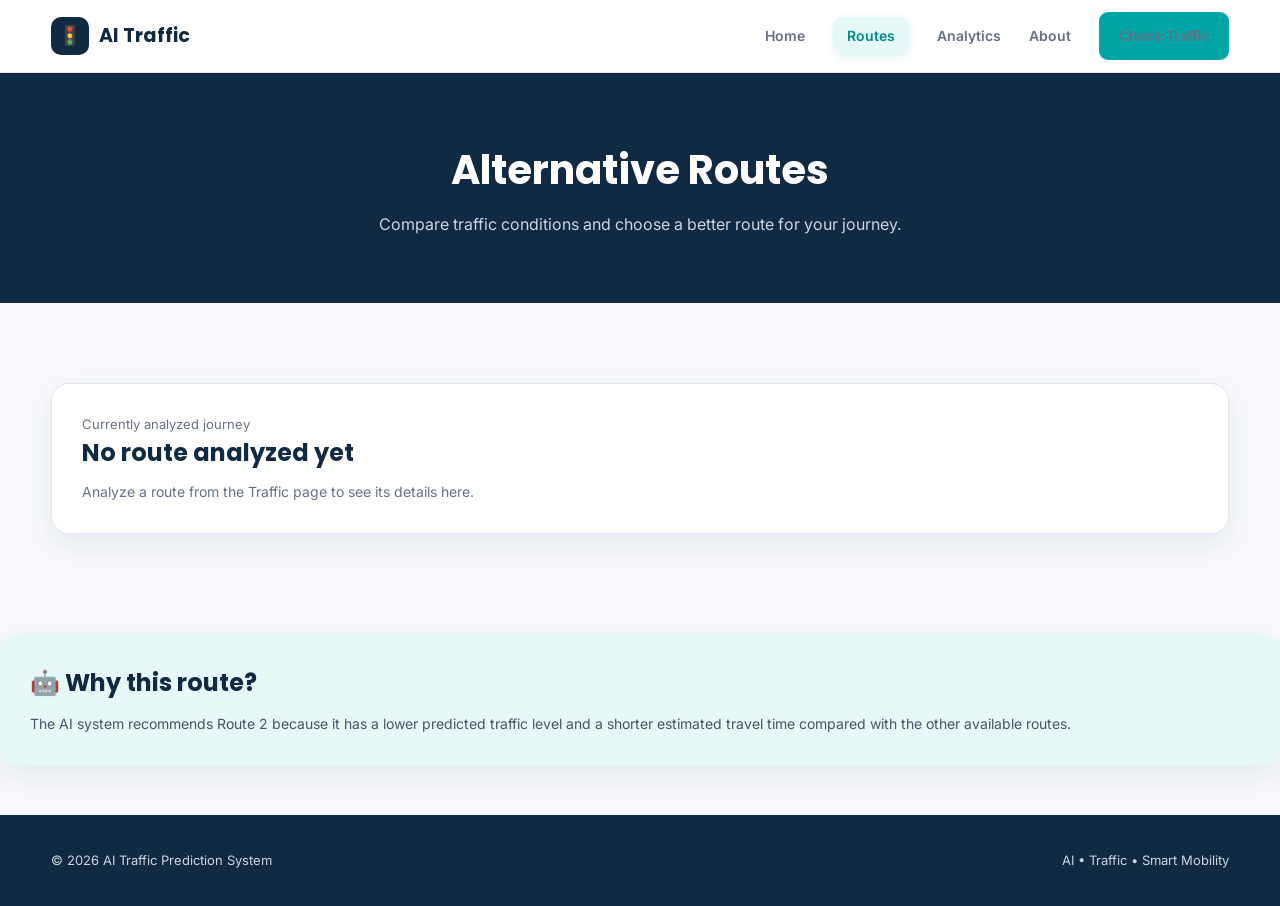
<file: routes.html>
<!DOCTYPE html>
<html lang="en">

<head>
    <meta charset="UTF-8">

    <meta name="viewport" content="width=device-width, initial-scale=1.0">

    <title>Alternative Routes | AI Traffic Prediction System</title>

    <link rel="stylesheet" href="css/style.css">
</head>

<body>

    <!-- NAVBAR -->

    <header class="navbar">

        <div class="container navbar-inner">

            <a href="index.html" class="logo">
                <span class="logo-icon">🚦</span>
                AI Traffic
            </a>

            <nav class="nav-links">

    <a href="index.html">
        Home
    </a>

    <a href="routes.html"
       style="
           background:#e6f8f8;
           color:#008c8c;
           padding:8px 14px;
           border-radius:10px;
           font-weight:600;
           box-shadow:0 2px 8px rgba(0,166,166,0.12);
       ">
        Routes
    </a>

    <a href="analytics.html">
        Analytics
    </a>

    <a href="about.html">
        About
    </a>

    <a href="traffic.html"
       class="primary-button"
       style="
           text-decoration:none;
       ">
        Check Traffic
    </a>

</nav>

        </div>

    </header>


    <!-- PAGE HEADER -->

    <section class="page-header">

        <div class="container">

            <h1>Alternative Routes</h1>

            <p>
                Compare traffic conditions and choose
                a better route for your journey.
            </p>

        </div>

    </section>


    <!-- ROUTES -->

    <!-- ROUTES -->

<main>

    <section class="section">

        <div class="container">

            <!-- CURRENT JOURNEY -->

            <div class="result-card">

                <p style="
                    color:#667085;
                    font-size:13px;
                ">
                    Currently analyzed journey
                </p>

                <h2 id="journeyTitle" style="
                    font-family:'Poppins',sans-serif;
                    color:#102a43;
                ">
                    No route analyzed yet
                </h2>

                <p id="journeyMessage" style="
                    color:#667085;
                    margin-top:8px;
                    font-size:14px;
                ">
                    Analyze a route from the Traffic page
                    to see its details here.
                </p>

            </div>


            <!-- ROUTE RESULT -->

            <div id="routeResult"
                 class="result-card"
                 style="display:none;
                 border:2px solid #00a6a6;
                 position:relative;">

                <div style="
                    position:absolute;
                    top:-13px;
                    left:22px;
                    background:#00a6a6;
                    color:white;
                    padding:5px 12px;
                    border-radius:20px;
                    font-size:11px;
                    font-weight:700;
                ">

                    ⭐ AI ANALYZED ROUTE

                </div>


                <div style="
                    display:flex;
                    justify-content:space-between;
                    align-items:flex-start;
                    gap:20px;
                    flex-wrap:wrap;
                ">

                    <div>

                        <p style="
                            color:#667085;
                            font-size:12px;
                            margin-bottom:5px;
                        ">
                            Selected Route
                        </p>

                        <h2 id="selectedRoute"
                            style="
                            font-family:'Poppins',sans-serif;
                            color:#102a43;
                            margin-bottom:10px;
                        ">
                        </h2>

                        <span id="trafficStatus"
                              class="traffic-status">
                        </span>

                    </div>


                    <div style="text-align:right;">

                        <div id="travelTime"
                             style="
                             font-size:28px;
                             font-weight:700;
                             color:#102a43;
                        ">
                        </div>

                        <p style="
                            font-size:12px;
                            color:#667085;
                        ">
                            Predicted travel time
                        </p>

                    </div>

                </div>


                <hr style="
                    border:none;
                    border-top:1px solid #e4e7ec;
                    margin:25px 0;
                ">


                <div style="
                    display:grid;
                    grid-template-columns:repeat(3,1fr);
                    gap:15px;
                ">


                    <div>

                        <p style="
                            font-size:12px;
                            color:#667085;
                        ">
                            Distance
                        </p>

                        <strong id="routeDistance">
                        </strong>

                    </div>


                    <div>

                        <p style="
                            font-size:12px;
                            color:#667085;
                        ">
                            Traffic
                        </p>

                        <strong id="routeTraffic">
                        </strong>

                    </div>


                    <div>

                        <p style="
                            font-size:12px;
                            color:#667085;
                        ">
                            Recommendation
                        </p>

                        <strong id="routeRecommendation">
                        </strong>

                    </div>

                </div>

            </div>


            <!-- ALTERNATIVE ROUTE -->

            <div id="alternativeRouteCard"
                 class="result-card"
                 style="display:none;">

                <h2 style="
                    font-family:'Poppins',sans-serif;
                    color:#102a43;
                    margin-bottom:12px;
                ">
                    🛣️ Alternative Route
                </h2>


                <p id="alternativeRouteName"
                   style="
                   font-size:17px;
                   font-weight:600;
                   color:#102a43;
                   margin-bottom:10px;
                ">
                </p>


                <p id="alternativeRouteInfo"
                   style="
                   color:#475467;
                   font-size:14px;
                   line-height:1.7;
                ">
                </p>

            </div>


            <!-- AI EXPLANATION -->

            <div id="aiExplanation"
                 class="result-card"
                 style="
                 background:#e6f8f8;
                 border:none;
                 display:none;
                 ">

                <h2 style="
                    font-family:'Poppins',sans-serif;
                    color:#102a43;
                    margin-bottom:10px;
                ">
                    🤖 Why this route?
                </h2>

                <p id="aiExplanationText"
                   style="
                   color:#475467;
                   font-size:14px;
                   line-height:1.7;
                ">
                </p>

            </div>

        </div>

    </section>

</main>

                <!-- AI EXPLANATION -->

                <div class="result-card"
                     style="
                     background:#e6f8f8;
                     border:none;
                     ">

                    <h2 style="
                        font-family:'Poppins',sans-serif;
                        color:#102a43;
                        margin-bottom:10px;
                    ">
                        🤖 Why this route?
                    </h2>

                    <p style="
                        color:#475467;
                        font-size:14px;
                    ">

                        The AI system recommends Route 2 because
                        it has a lower predicted traffic level
                        and a shorter estimated travel time
                        compared with the other available routes.

                    </p>

                </div>

            </div>

        </section>

    </main>


    <!-- FOOTER -->

    <footer class="footer">

        <div class="container footer-content">

            <p>
                © 2026 AI Traffic Prediction System
            </p>

            <p>
                AI • Traffic • Smart Mobility
            </p>

        </div>

    </footer>
<script>
/* =========================================
   LOAD SELECTED ROUTE
========================================= */

const savedRoute =
    localStorage.getItem("selectedTrafficRoute");


if (savedRoute) {

    const route =
        JSON.parse(savedRoute);


    /* Journey */

    const journeyTitle =
        document.getElementById(
            "journeyTitle"
        );

    const journeyMessage =
        document.getElementById(
            "journeyMessage"
        );


    if (journeyTitle) {

        journeyTitle.innerHTML =
            route.from +
            " → " +
            route.to;

    }


    if (journeyMessage) {

        journeyMessage.innerHTML =
            "Route analyzed from the Traffic page.";

    }


    /* Show route card */

    const routeResult =
        document.getElementById(
            "routeResult"
        );


    if (routeResult) {

        routeResult.style.display =
            "block";

    }


    /* Selected route */

    const selectedRoute =
        document.getElementById(
            "selectedRoute"
        );


    if (selectedRoute) {

        selectedRoute.innerHTML =
            route.from +
            " → " +
            route.to;

    }


    /* Traffic */

    const trafficStatus =
        document.getElementById(
            "trafficStatus"
        );


    const routeTraffic =
        document.getElementById(
            "routeTraffic"
        );


    let trafficEmoji = "";
    let trafficClass = "";


    if (route.traffic === "High") {

        trafficEmoji = "🔴";
        trafficClass = "traffic-high";

    }

    else if (
        route.traffic === "Medium"
    ) {

        trafficEmoji = "🟡";
        trafficClass = "traffic-medium";

    }

    else {

        trafficEmoji = "🟢";
        trafficClass = "traffic-low";

    }


    if (trafficStatus) {

        trafficStatus.innerHTML =
            trafficEmoji +
            " " +
            route.traffic +
            " Traffic";

        trafficStatus.className =
            "traffic-status " +
            trafficClass;

    }


    if (routeTraffic) {

        routeTraffic.innerHTML =
            route.traffic;

        routeTraffic.style.color =
            route.traffic === "High"
                ? "#dc2626"
                : route.traffic === "Medium"
                    ? "#a16207"
                    : "#16a34a";

    }


    /* Distance */

    const routeDistance =
        document.getElementById(
            "routeDistance"
        );


    if (routeDistance) {

        routeDistance.innerHTML =
            route.distance +
            " km";

    }


    /* Travel time */

    const travelTime =
        document.getElementById(
            "travelTime"
        );


    if (travelTime) {

        const hours =
            Math.floor(
                route.predictedTime / 60
            );

        const minutes =
            route.predictedTime % 60;


        if (hours > 0) {

            travelTime.innerHTML =
                hours +
                "h " +
                minutes +
                "m";

        }

        else {

            travelTime.innerHTML =
                minutes +
                " min";

        }

    }


    /* Recommendation */

    const recommendation =
        document.getElementById(
            "routeRecommendation"
        );


    if (recommendation) {

        if (route.traffic === "High") {

            recommendation.innerHTML =
                "Alternative recommended";

        }

        else if (
            route.traffic === "Medium"
        ) {

            recommendation.innerHTML =
                "Drive with caution";

        }

        else {

            recommendation.innerHTML =
                "Main route recommended";

        }

    }


    /* =================================
       ALTERNATIVE ROUTE
    ================================= */

    const alternativeCard =
        document.getElementById(
            "alternativeRouteCard"
        );


    const alternativeName =
        document.getElementById(
            "alternativeRouteName"
        );


    const alternativeInfo =
        document.getElementById(
            "alternativeRouteInfo"
        );


    if (
        route.traffic === "High" &&
        route.alternativeAvailable
    ) {

        if (alternativeCard) {

            alternativeCard.style.display =
                "block";

        }


        if (alternativeName) {

            alternativeName.innerHTML =
                "⭐ Alternative route available";

        }


        if (alternativeInfo) {

            alternativeInfo.innerHTML =
                "The system found another road option. " +
                "Consider the alternative route when traffic is high.";

        }

    }


    /* =================================
       AI EXPLANATION
    ================================= */

    const aiExplanation =
        document.getElementById(
            "aiExplanation"
        );


    const aiExplanationText =
        document.getElementById(
            "aiExplanationText"
        );


    if (aiExplanation) {

        aiExplanation.style.display =
            "block";

    }


    if (aiExplanationText) {

        if (route.traffic === "High") {

            aiExplanationText.innerHTML =
                "The system predicts high traffic on " +
                route.from +
                " → " +
                route.to +
                ". An alternative route is recommended " +
                "to reduce expected travel delay.";

        }

        else if (
            route.traffic === "Medium"
        ) {

            aiExplanationText.innerHTML =
                "The system predicts moderate traffic on " +
                route.from +
                " → " +
                route.to +
                ". The route can be used, but users should " +
                "expect some delay.";

        }

        else {

            aiExplanationText.innerHTML =
                "The system predicts low traffic on " +
                route.from +
                " → " +
                route.to +
                ". The main route is recommended.";

        }

    }

}

else {

    console.log(
        "No analyzed route found."
    );

}
</script>
</body>

</html>
</file>
<file: css/style.css>
/* ================================
   AI TRAFFIC PREDICTION SYSTEM
   Main Website Styles
================================ */

/* Google Font */
@import url('https://fonts.googleapis.com/css2?family=Inter:wght@400;500;600;700&family=Poppins:wght@500;600;700;800&display=swap');


/* ================================
   BASIC RESET
================================ */

* {
    margin: 0;
    padding: 0;
    box-sizing: border-box;
}

html {
    scroll-behavior: smooth;
}

body {
    font-family: 'Inter', sans-serif;
    background: #f7f9fc;
    color: #172033;
    line-height: 1.6;
}


/* ================================
   VARIABLES
================================ */

:root {
    --primary: #102a43;
    --primary-light: #1d4f73;
    --accent: #00a6a6;
    --accent-light: #e6f8f8;

    --white: #ffffff;
    --background: #f7f9fc;

    --text-dark: #172033;
    --text-light: #667085;

    --border: #e4e7ec;

    --green: #16a34a;
    --yellow: #eab308;
    --red: #dc2626;

    --shadow: 0 10px 30px rgba(16, 42, 67, 0.08);
}


/* ================================
   CONTAINER
================================ */

.container {
    width: min(1180px, 92%);
    margin: auto;
}


/* ================================
   NAVBAR
================================ */

.navbar {
    width: 100%;
    background: rgba(255, 255, 255, 0.95);
    border-bottom: 1px solid var(--border);

    position: sticky;
    top: 0;
    z-index: 1000;

    backdrop-filter: blur(10px);
}

.navbar-inner {
    height: 72px;

    display: flex;
    align-items: center;
    justify-content: space-between;
}


/* Logo */

.logo {
    display: flex;
    align-items: center;
    gap: 10px;

    text-decoration: none;
    color: var(--primary);

    font-family: 'Poppins', sans-serif;
    font-size: 19px;
    font-weight: 700;
}

.logo-icon {
    width: 38px;
    height: 38px;

    border-radius: 10px;

    background: var(--primary);

    display: flex;
    align-items: center;
    justify-content: center;

    color: white;
    font-size: 19px;
}


/* Navigation */

.nav-links {
    display: flex;
    align-items: center;
    gap: 28px;
}

.nav-links a {
    text-decoration: none;
    color: var(--text-light);

    font-size: 14px;
    font-weight: 600;

    transition: 0.25s ease;
}

.nav-links a:hover {
    color: var(--accent);
}


/* Navbar Button */

.nav-button {
    background: var(--primary);
    color: white !important;

    padding: 10px 18px;
    border-radius: 8px;
}

.nav-button:hover {
    background: var(--primary-light);
}


/* ================================
   HERO SECTION
================================ */

.hero {
    min-height: calc(100vh - 72px);

    display: flex;
    align-items: center;

    padding: 70px 0;
}

.hero-grid {
    display: grid;
    grid-template-columns: 1fr 1fr;

    gap: 60px;

    align-items: center;
}


/* Hero Text */

.hero-content {
    animation: fadeUp 0.8s ease;
}

.hero-tag {
    display: inline-flex;
    align-items: center;
    gap: 8px;

    background: var(--accent-light);
    color: var(--accent);

    padding: 7px 13px;

    border-radius: 30px;

    font-size: 13px;
    font-weight: 700;

    margin-bottom: 20px;
}

.hero-title {
    font-family: 'Poppins', sans-serif;

    font-size: clamp(38px, 5vw, 62px);

    line-height: 1.12;

    color: var(--primary);

    margin-bottom: 20px;
}

.hero-title span {
    color: var(--accent);
}

.hero-description {
    max-width: 560px;

    color: var(--text-light);

    font-size: 16px;

    margin-bottom: 30px;
}


/* ================================
   SEARCH BOX
================================ */

.search-box {
    width: 100%;
    max-width: 560px;

    background: white;

    border: 1px solid var(--border);

    border-radius: 14px;

    padding: 7px;

    display: flex;
    align-items: center;

    box-shadow: var(--shadow);
}

.search-input {
    flex: 1;

    border: none;
    outline: none;

    padding: 14px 16px;

    font-size: 14px;
    font-family: 'Inter', sans-serif;

    color: var(--text-dark);
}

.search-input::placeholder {
    color: #98a2b3;
}

.primary-button {
    border: none;

    background: var(--accent);
    color: white;

    padding: 13px 20px;

    border-radius: 9px;

    font-family: 'Inter', sans-serif;
    font-weight: 700;

    cursor: pointer;

    transition: 0.25s ease;
}

.primary-button:hover {
    background: #008c8c;
    transform: translateY(-2px);
}


/* ================================
   HERO MAP CARD
================================ */

.map-preview {
    height: 440px;

    background: white;

    border: 1px solid var(--border);

    border-radius: 24px;

    box-shadow: var(--shadow);

    position: relative;

    overflow: hidden;

    animation: fadeIn 1s ease;
}


/* Fake map background */

.map-background {
    position: absolute;
    inset: 0;

    background:
        linear-gradient(45deg,
        transparent 46%,
        #dfe5ea 47%,
        #dfe5ea 49%,
        transparent 50%),

        linear-gradient(-35deg,
        transparent 47%,
        #e3e8ed 48%,
        #e3e8ed 50%,
        transparent 51%);

    background-size: 120px 120px;

    opacity: 0.8;
}


/* Route */

.route-line {
    position: absolute;

    width: 75%;
    height: 6px;

    background: var(--accent);

    border-radius: 20px;

    transform: rotate(-18deg);

    left: 12%;
    top: 48%;

    box-shadow: 0 0 0 5px rgba(0, 166, 166, 0.08);
}


/* Location Pins */

.map-pin {
    position: absolute;

    width: 44px;
    height: 44px;

    border-radius: 50%;

    display: flex;
    align-items: center;
    justify-content: center;

    color: white;

    font-size: 18px;

    box-shadow: 0 8px 20px rgba(0,0,0,0.15);

    animation: pulse 2s infinite;
}

.pin-start {
    background: var(--primary);

    left: 15%;
    top: 63%;
}

.pin-end {
    background: var(--red);

    right: 15%;
    top: 27%;
}


/* Map Label */

.map-label {
    position: absolute;

    background: white;

    padding: 10px 14px;

    border-radius: 9px;

    box-shadow: 0 6px 20px rgba(0,0,0,0.1);

    font-size: 12px;
    font-weight: 700;

    color: var(--primary);
}

.label-start {
    left: 8%;
    bottom: 17%;
}

.label-end {
    right: 7%;
    top: 15%;
}


/* ================================
   SECTION
================================ */

.section {
    padding: 80px 0;
}

.section-title {
    text-align: center;

    font-family: 'Poppins', sans-serif;

    font-size: 34px;

    color: var(--primary);

    margin-bottom: 12px;
}

.section-description {
    text-align: center;

    max-width: 650px;

    margin: 0 auto 45px;

    color: var(--text-light);
}


/* ================================
   FEATURE CARDS
================================ */

.features {
    display: grid;

    grid-template-columns: repeat(3, 1fr);

    gap: 22px;
}

.feature-card {
    background: white;

    border: 1px solid var(--border);

    border-radius: 16px;

    padding: 28px;

    box-shadow: 0 5px 20px rgba(16,42,67,0.04);

    transition: 0.3s ease;
}

.feature-card:hover {
    transform: translateY(-6px);

    box-shadow: var(--shadow);
}

.feature-icon {
    width: 48px;
    height: 48px;

    border-radius: 12px;

    background: var(--accent-light);

    display: flex;
    align-items: center;
    justify-content: center;

    font-size: 22px;

    margin-bottom: 18px;
}

.feature-card h3 {
    font-family: 'Poppins', sans-serif;

    color: var(--primary);

    margin-bottom: 8px;
}

.feature-card p {
    color: var(--text-light);

    font-size: 14px;
}


/* ================================
   TRAFFIC STATUS
================================ */

.traffic-status {
    display: inline-flex;

    align-items: center;
    gap: 8px;

    padding: 7px 12px;

    border-radius: 30px;

    font-size: 13px;

    font-weight: 700;
}

.traffic-low {
    background: #eaf8ef;
    color: var(--green);
}

.traffic-medium {
    background: #fff8df;
    color: #a16207;
}

.traffic-high {
    background: #feecec;
    color: var(--red);
}


/* ================================
   PAGE HEADER
================================ */

.page-header {
    background: var(--primary);

    color: white;

    padding: 65px 0;

    text-align: center;
}

.page-header h1 {
    font-family: 'Poppins', sans-serif;

    font-size: 40px;

    margin-bottom: 10px;
}

.page-header p {
    color: #cbd5e1;
}


/* ================================
   FORM
================================ */

.form-card {
    background: white;

    border: 1px solid var(--border);

    border-radius: 18px;

    padding: 30px;

    box-shadow: var(--shadow);
}

.form-group {
    margin-bottom: 20px;
}

.form-group label {
    display: block;

    margin-bottom: 8px;

    font-size: 13px;

    font-weight: 700;

    color: var(--primary);
}

.form-control {
    width: 100%;

    padding: 13px 14px;

    border: 1px solid var(--border);

    border-radius: 9px;

    outline: none;

    font-family: 'Inter', sans-serif;

    font-size: 14px;
}

.form-control:focus {
    border-color: var(--accent);

    box-shadow: 0 0 0 3px rgba(0,166,166,0.1);
}


/* ================================
   RESULT CARD
================================ */

.result-card {
    background: white;

    border: 1px solid var(--border);

    border-radius: 18px;

    padding: 30px;

    box-shadow: var(--shadow);

    margin-bottom: 20px;
}

.result-number {
    font-family: 'Poppins', sans-serif;

    font-size: 40px;

    color: var(--primary);
}


/* ================================
   FOOTER
================================ */

.footer {
    background: var(--primary);

    color: white;

    padding: 35px 0;

    margin-top: 50px;
}

.footer-content {
    display: flex;

    justify-content: space-between;

    align-items: center;
}

.footer p {
    color: #cbd5e1;

    font-size: 13px;
}


/* ================================
   ANIMATIONS
================================ */

@keyframes fadeUp {

    from {
        opacity: 0;
        transform: translateY(25px);
    }

    to {
        opacity: 1;
        transform: translateY(0);
    }
}

@keyframes fadeIn {

    from {
        opacity: 0;
    }

    to {
        opacity: 1;
    }
}

@keyframes pulse {

    0% {
        transform: scale(1);
    }

    50% {
        transform: scale(1.08);
    }

    100% {
        transform: scale(1);
    }
}


/* ================================
   MOBILE RESPONSIVE
================================ */

@media (max-width: 850px) {

    .nav-links {
        display: none;
    }

    .hero {
        padding: 45px 0;
    }

    .hero-grid {
        grid-template-columns: 1fr;

        gap: 35px;
    }

    .hero-title {
        font-size: 42px;
    }

    .map-preview {
        height: 350px;
    }

    .features {
        grid-template-columns: 1fr;
    }

    .search-box {
        flex-direction: column;

        align-items: stretch;

        padding: 8px;
    }

    .search-input {
        width: 100%;
    }

    .primary-button {
        width: 100%;
    }

    .footer-content {
        flex-direction: column;

        gap: 10px;

        text-align: center;
    }
}


@media (max-width: 480px) {

    .hero-title {
        font-size: 34px;
    }

    .hero-description {
        font-size: 14px;
    }

    .map-preview {
        height: 300px;
    }

    .section {
        padding: 55px 0;
    }

    .section-title {
        font-size: 28px;
    }
}
.location-chip {
    border: 1px solid var(--border);
    background: #ffffff;
    color: var(--primary);

    padding: 8px 13px;
    border-radius: 20px;

    font-family: 'Inter', sans-serif;
    font-size: 12px;
    font-weight: 600;

    cursor: pointer;

    transition: 0.25s ease;
}

.location-chip:hover {
    background: var(--accent-light);
    color: var(--accent);
    border-color: var(--accent);
    transform: translateY(-2px);
}
#trafficMap {
    width: 100%;
    height: 420px;
    border-radius: 18px;
    border: 1px solid var(--border);
    box-shadow: var(--shadow);
    overflow: hidden;
}
/* =================================
   LOCATION SEARCH SUGGESTIONS
================================= */

.location-search {
    position: relative;
}

.location-suggestions {
    position: absolute;
    top: 100%;
    left: 0;
    right: 0;

    background: #ffffff;

    border: 1px solid #e4e7ec;
    border-radius: 10px;

    margin-top: 5px;

    box-shadow: 0 8px 20px rgba(0, 0, 0, 0.08);

    max-height: 220px;
    overflow-y: auto;

    z-index: 1000;

    display: none;
}

.location-suggestion {
    padding: 12px 15px;

    cursor: pointer;

    border-bottom: 1px solid #f0f2f5;

    font-size: 14px;

    color: #344054;
}

.location-suggestion:last-child {
    border-bottom: none;
}

.location-suggestion:hover {
    background: #f2fafa;
}

.location-suggestion strong {
    display: block;

    color: #102a43;

    margin-bottom: 3px;
}

.location-suggestion small {
    color: #667085;
}
</file>
